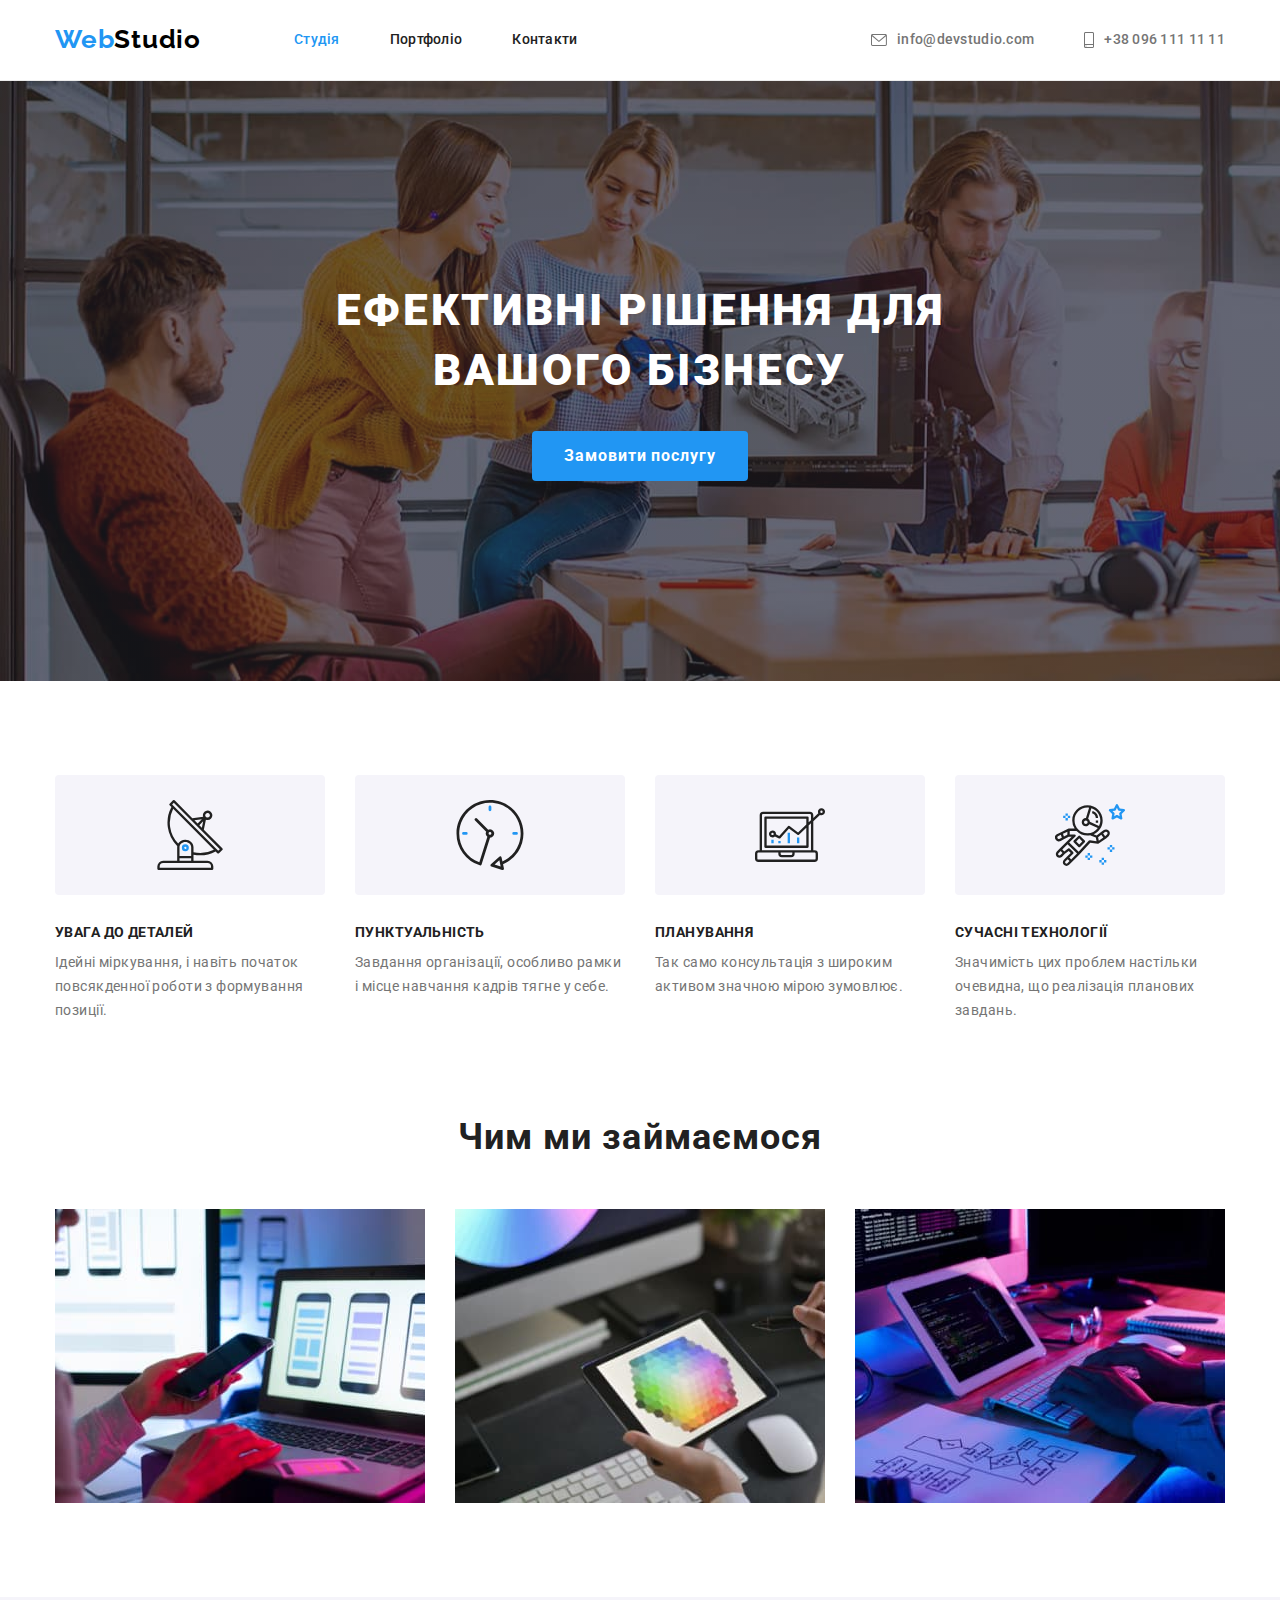
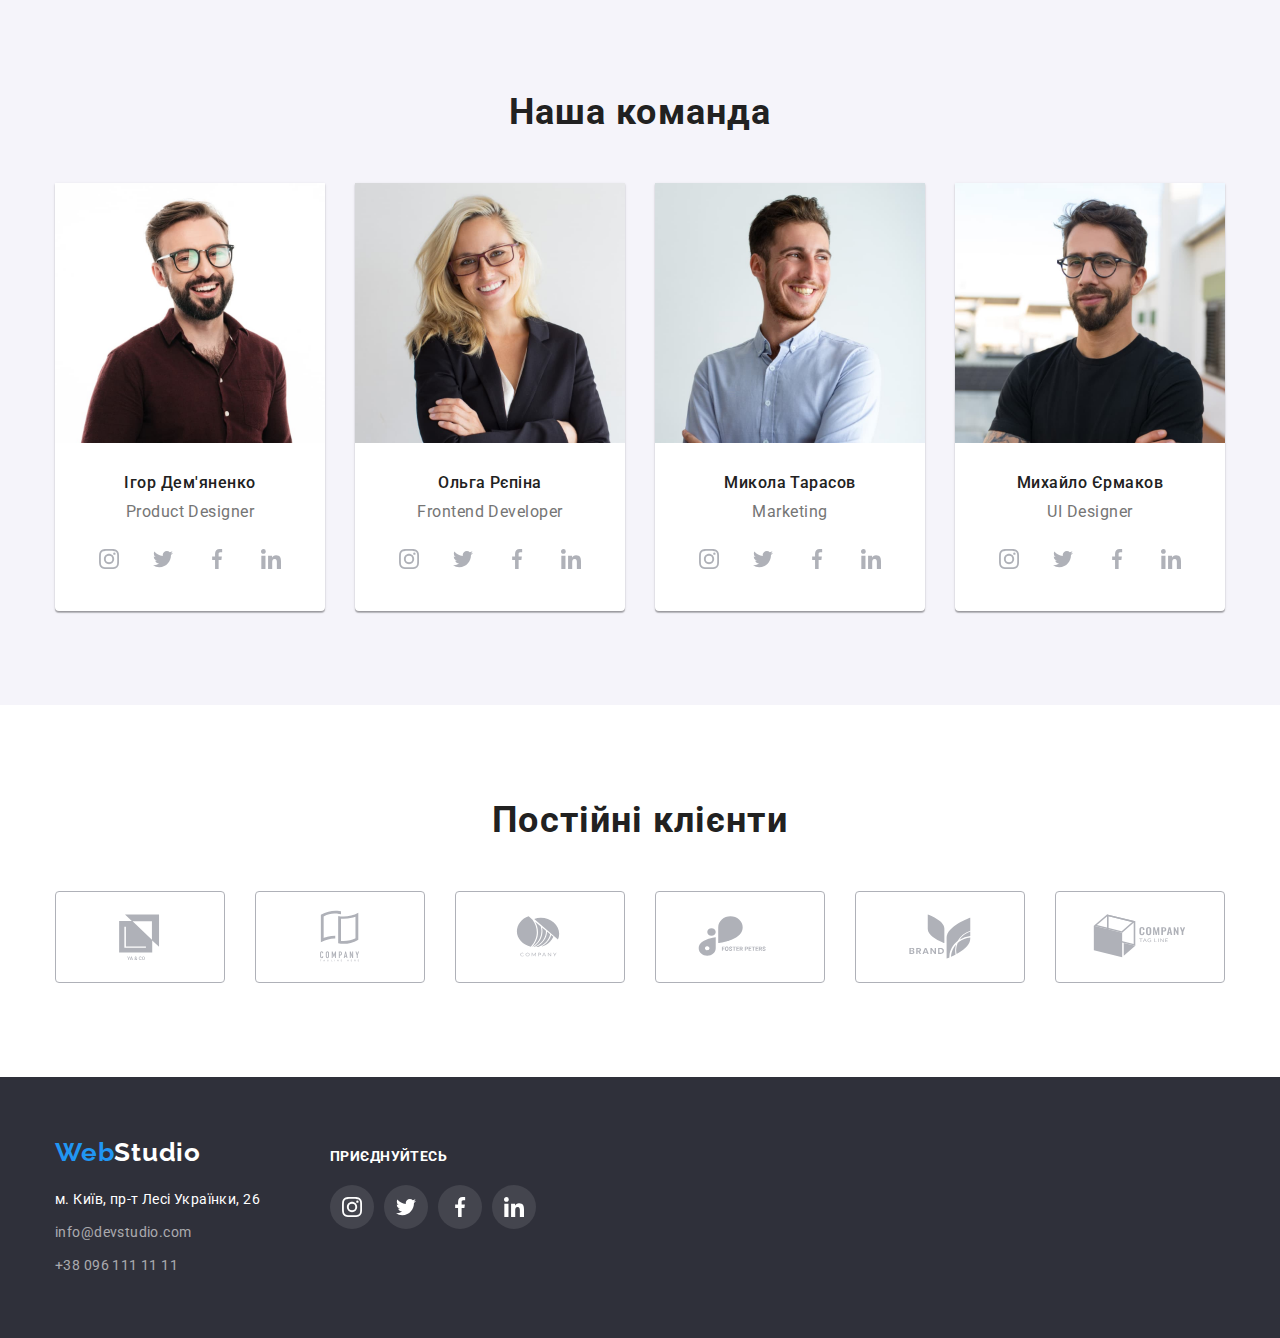
<file: index.html>
<!DOCTYPE html>
<html lang="uk">
  <head>
    <meta charset="UTF-8" />
    <meta http-equiv="X-UA-Compatible" content="IE=edge" />
    <meta name="viewport" content="width=device-width, initial-scale=1.0" />
    <title>WebStudio</title>
    <link rel="preconnect" href="https://fonts.googleapis.com" />
    <link rel="preconnect" href="https://fonts.gstatic.com" crossorigin />
    <link
      href="https://fonts.googleapis.com/css2?family=Raleway:wght@700&family=Roboto:wght@400;500;700;900&display=swap"
      rel="stylesheet"
    />
    <link
      rel="stylesheet"
      href="https://cdn.jsdelivr.net/npm/modern-normalize@1.1.0/modern-normalize.min.css"
    />
    <link rel="stylesheet" href="./css/style.css" />
  </head>
  <body>
    <header>
      <div class="header-container container">
        <nav class="main-nav">
          <a href="./index.html" class="logo">
            <span class="first-part">Web</span
            ><span class="second-part">Studio</span>
          </a>
          <ul class="site-nav">
            <li class="site-nav-items">
              <a href="" class="link current">Студія</a>
            </li>
            <li class="site-nav-items">
              <a href="./portfolio.html" class="link">Портфоліо</a>
            </li>
            <li class="site-nav-items"><a href="" class="link">Контакти</a></li>
          </ul>
        </nav>
        <ul class="auth-nav">
          <li class="auth-nav-items">
            <a href="mailto:info@devstudio.com" class="link">
              <svg class="auth-nav-icons" width="16" height="12">
                <use href="./images/icons.svg#envelope"></use>
              </svg>
              <span class="contact-text">info@devstudio.com</span>
            </a>
          </li>
          <li class="auth-nav-items">
            <a href="tel:+380961111111" class="link">
              <svg class="auth-nav-icons" width="10" height="16">
                <use href="./images/icons.svg#smartphone"></use>
              </svg>
              <span class="contact-text">+38 096 111 11 11</span>
            </a>
          </li>
        </ul>
      </div>
    </header>

    <main>
      <!-- HERO -->
      <section class="section hero">
        <div class="container">
          <h1 class="hero-tittle">Ефективні рішення для вашого бізнесу</h1>
          <button type="button" class="button">Замовити послугу</button>
        </div>
      </section>

      <!-- FEATURES -->
      <section class="section features">
        <div class="container">
          <h2 hidden class="section-title">Особливості нашої роботи</h2>
          <ul class="features-list">
            <li class="item">
              <div class="cotnainer-icon">
                <svg class="icon" width="70" height="70">
                  <use href="./images/icons.svg#antenna-1"></use>
                </svg>
              </div>
              <h3 class="subtitle">увага до деталей</h3>
              <p class="text">
                Ідейні міркування, і навіть початок повсякденної роботи з
                формування позиції.
              </p>
            </li>

            <li class="item">
              <div class="cotnainer-icon">
                <svg class="icon" width="70" height="70">
                  <use href="./images/icons.svg#clock-1"></use>
                </svg>
              </div>
              <h3 class="subtitle">пунктуальність</h3>
              <p class="text">
                Завдання організації, особливо рамки і місце навчання кадрів
                тягне у себе.
              </p>
            </li>

            <li class="item">
              <div class="cotnainer-icon">
                <svg class="icon" width="70" height="70">
                  <use href="./images/icons.svg#diagram-1"></use>
                </svg>
              </div>
              <h3 class="subtitle">планування</h3>
              <p class="text">
                Так само консультація з широким активом значною мірою зумовлює.
              </p>
            </li>

            <li class="item">
              <div class="cotnainer-icon">
                <svg class="icon" width="70" height="70">
                  <use href="./images/icons.svg#astronaut-1"></use>
                </svg>
              </div>
              <h3 class="subtitle">сучасні технології</h3>
              <p class="text">
                Значимість цих проблем настільки очевидна, що реалізація
                планових завдань.
              </p>
            </li>
          </ul>
        </div>
      </section>

      <!-- WORKS -->
      <section class="section-works">
        <div class="container">
          <h2 class="section-title">Чим ми займаємося</h2>
          <ul class="works-items">
            <li>
              <img
                src="./images/workprocess1.jpg"
                alt="процес написання коду для сайту"
                width="370"
                height="294"
              />
            </li>
            <li>
              <img
                src="./images/workprocess2.jpg"
                alt="робота з пк та телефоном"
                height="294"
              />
            </li>
            <li>
              <img
                src="./images/workprocess3.jpg"
                alt="процес створення дизайну"
                width="370"
                height="294"
              />
            </li>
          </ul>
        </div>
      </section>

      <!-- OUR TEAM -->
      <section class="section employees">
        <div class="container">
          <h2 class="section-title">Наша команда</h2>
          <ul class="team-list">
            <li class="card">
              <img
                src="./images/ihordemianenko.jpg"
                alt="Product Designer"
                width="270"
              />
              <h3 class="card-title">Ігор Дем'яненко</h3>
              <p class="text">Product Designer</p>
              <ul class="socials-list">
                <li class="socials-item">
                  <a
                    class="socials-link"
                    href="https://www.instagram.com/"
                    target="_blank"
                    rel="nofollow noopener noreferrer"
                    aria-label="instagram"
                  >
                    <svg class="socials-icon" width="20" height="20">
                      <use href="./images/icons.svg#instagram-2"></use>
                    </svg>
                  </a>
                </li>
                <li class="socials-item">
                  <a
                    class="socials-link"
                    href="https://twitter.com/"
                    target="_blank"
                    rel="nofollow noopener noreferrer"
                    aria-label="twitter"
                  >
                    <svg class="socials-icon" width="20" height="20">
                      <use href="./images/icons.svg#twitter-1"></use>
                    </svg>
                  </a>
                </li>
                <li class="socials-item">
                  <a
                    class="socials-link"
                    href="https://uk-ua.facebook.com/"
                    target="_blank"
                    rel="nofollow noopener noreferrer"
                    aria-label="facebook"
                  >
                    <svg class="socials-icon" width="20" height="20">
                      <use href="./images/icons.svg#facebook-1"></use>
                    </svg>
                  </a>
                </li>
                <li class="socials-item">
                  <a
                    class="socials-link"
                    href="https://ua.linkedin.com/"
                    target="_blank"
                    rel="nofollow noopener noreferrer"
                    aria-label="linkedin"
                  >
                    <svg class="socials-icon" width="20" height="20">
                      <use href="./images/icons.svg#linkedin-1"></use>
                    </svg>
                  </a>
                </li>
              </ul>
            </li>
            <li class="card">
              <img
                src="./images/olgarepina.jpg"
                alt="Frontend Developer"
                width="270"
              />
              <h3 class="card-title">Ольга Рєпіна</h3>
              <p class="text">Frontend Developer</p>
              <ul class="socials-list">
                <li class="socials-item">
                  <a
                    class="socials-link"
                    href="https://www.instagram.com/"
                    target="_blank"
                    rel="nofollow noopener noreferrer"
                    aria-label="instagram"
                  >
                    <svg class="socials-icon" width="20" height="20">
                      <use href="./images/icons.svg#instagram-2"></use>
                    </svg>
                  </a>
                </li>
                <li class="socials-item">
                  <a
                    class="socials-link"
                    href="https://twitter.com/"
                    target="_blank"
                    rel="nofollow noopener noreferrer"
                    aria-label="twitter"
                  >
                    <svg class="socials-icon" width="20" height="20">
                      <use href="./images/icons.svg#twitter-1"></use>
                    </svg>
                  </a>
                </li>
                <li class="socials-item">
                  <a
                    class="socials-link"
                    href="https://uk-ua.facebook.com/"
                    target="_blank"
                    rel="nofollow noopener noreferrer"
                    aria-label="facebook"
                  >
                    <svg class="socials-icon" width="20" height="20">
                      <use href="./images/icons.svg#facebook-1"></use>
                    </svg>
                  </a>
                </li>
                <li class="socials-item">
                  <a
                    class="socials-link"
                    href="https://ua.linkedin.com/"
                    target="_blank"
                    rel="nofollow noopener noreferrer"
                    aria-label="linkedin"
                  >
                    <svg class="socials-icon" width="20" height="20">
                      <use href="./images/icons.svg#linkedin-1"></use>
                    </svg>
                  </a>
                </li>
              </ul>
            </li>
            <li class="card">
              <img
                src="./images/mykolatarasov.jpg"
                alt="Marketing"
                width="270"
              />
              <h3 class="card-title">Микола Тарасов</h3>
              <p class="text">Marketing</p>
              <ul class="socials-list">
                <li class="socials-item">
                  <a
                    class="socials-link"
                    href="https://www.instagram.com/"
                    target="_blank"
                    rel="nofollow noopener noreferrer"
                    aria-label="instagram"
                  >
                    <svg class="socials-icon" width="20" height="20">
                      <use href="./images/icons.svg#instagram-2"></use>
                    </svg>
                  </a>
                </li>
                <li class="socials-item">
                  <a
                    class="socials-link"
                    href="https://twitter.com/"
                    target="_blank"
                    rel="nofollow noopener noreferrer"
                    aria-label="twitter"
                  >
                    <svg class="socials-icon" width="20" height="20">
                      <use href="./images/icons.svg#twitter-1"></use>
                    </svg>
                  </a>
                </li>
                <li class="socials-item">
                  <a
                    class="socials-link"
                    href="https://uk-ua.facebook.com/"
                    target="_blank"
                    rel="nofollow noopener noreferrer"
                    aria-label="facebook"
                  >
                    <svg class="socials-icon" width="20" height="20">
                      <use href="./images/icons.svg#facebook-1"></use>
                    </svg>
                  </a>
                </li>
                <li class="socials-item">
                  <a
                    class="socials-link"
                    href="https://ua.linkedin.com/"
                    target="_blank"
                    rel="nofollow noopener noreferrer"
                    aria-label="linkedin"
                  >
                    <svg class="socials-icon" width="20" height="20">
                      <use href="./images/icons.svg#linkedin-1"></use>
                    </svg>
                  </a>
                </li>
              </ul>
            </li>
            <li class="card">
              <img
                src="./images/myhailoermakov.jpg"
                alt="UI Designer"
                width="270"
              />
              <h3 class="card-title">Михайло Єрмаков</h3>
              <p class="text">UI Designer</p>
              <ul class="socials-list">
                <li class="socials-item">
                  <a
                    class="socials-link"
                    href="https://www.instagram.com/"
                    target="_blank"
                    rel="nofollow noopener noreferrer"
                    aria-label="instagram"
                  >
                    <svg class="socials-icon" width="20" height="20">
                      <use href="./images/icons.svg#instagram-2"></use>
                    </svg>
                  </a>
                </li>
                <li class="socials-item">
                  <a
                    class="socials-link"
                    href="https://twitter.com/"
                    target="_blank"
                    rel="nofollow noopener noreferrer"
                    aria-label="twitter"
                  >
                    <svg class="socials-icon" width="20" height="20">
                      <use href="./images/icons.svg#twitter-1"></use>
                    </svg>
                  </a>
                </li>
                <li class="socials-item">
                  <a
                    class="socials-link"
                    href="https://uk-ua.facebook.com/"
                    target="_blank"
                    rel="nofollow noopener noreferrer"
                    aria-label="facebook"
                  >
                    <svg class="socials-icon" width="20" height="20">
                      <use href="./images/icons.svg#facebook-1"></use>
                    </svg>
                  </a>
                </li>
                <li class="socials-item">
                  <a
                    class="socials-link"
                    href="https://ua.linkedin.com/"
                    target="_blank"
                    rel="nofollow noopener noreferrer"
                    aria-label="linkedin"
                  >
                    <svg class="socials-icon" width="20" height="20">
                      <use href="./images/icons.svg#linkedin-1"></use>
                    </svg>
                  </a>
                </li>
              </ul>
            </li>
          </ul>
        </div>
      </section>

      <!-- OUR CLIENTS -->
      <section class="section clients">
        <div class="container">
          <h2 class="section-title">Постійні клієнти</h2>
          <ul class="clients-list">
            <li class="clients-item">
              <a
                class="clients-item-link"
                href="./"
                target="_blank"
                rel="nofollow noopener noreferrer"
                aria-label="client1"
              >
                <svg class="clients-icon" width="106" height="60">
                  <use href="./images/icons.svg#Logo"></use>
                </svg>
              </a>
            </li>
            <li class="clients-item">
              <a
                class="clients-item-link"
                href="./"
                target="_blank"
                rel="nofollow noopener noreferrer"
                aria-label="client2"
              >
                <svg class="clients-icon" width="106" height="60">
                  <use href="./images/icons.svg#Logo-1"></use>
                </svg>
              </a>
            </li>
            <li class="clients-item">
              <a
                class="clients-item-link"
                href="./"
                target="_blank"
                rel="nofollow noopener noreferrer"
                aria-label="client3"
              >
                <svg class="clients-icon" width="106" height="60">
                  <use href="./images/icons.svg#Logo-2"></use>
                </svg>
              </a>
            </li>
            <li class="clients-item">
              <a
                class="clients-item-link"
                href="./"
                target="_blank"
                rel="nofollow noopener noreferrer"
                aria-label="client4"
              >
                <svg class="clients-icon" width="106" height="60">
                  <use href="./images/icons.svg#Logo-3"></use>
                </svg>
              </a>
            </li>
            <li class="clients-item">
              <a
                class="clients-item-link"
                href="./"
                target="_blank"
                rel="nofollow noopener noreferrer"
                aria-label="client5"
              >
                <svg class="clients-icon" width="106" height="60">
                  <use href="./images/icons.svg#Logo-4"></use>
                </svg>
              </a>
            </li>
            <li class="clients-item">
              <a
                class="clients-item-link"
                href="./"
                target="_blank"
                rel="nofollow noopener noreferrer"
                aria-label="client6"
              >
                <svg class="clients-icon" width="106" height="60">
                  <use href="./images/icons.svg#Logo-5"></use>
                </svg>
              </a>
            </li>
          </ul>
        </div>
      </section>
    </main>

    <!-- FOOTER -->
    <footer class="footer">
      <div class="container footer-container">
        <div class="footer-container-adress">
          <a href="./index.html" class="footer-logo">
            <span class="first-part">Web</span
            ><span class="second-variant">Studio</span>
          </a>
          <address class="adress">
            <ul class="adress-list">
              <li class="adress-list-item">
                <a
                  href="https://goo.gl/maps/c7woirHpgmud5ky19"
                  target="_blank"
                  rel="noreferrer noopener"
                  class="link"
                  >м. Київ, пр-т Лесі Українки, 26</a
                >
              </li>
              <li class="adress-list-item">
                <a href="mailto:info@devstudio.com" class="link-contact"
                  >info@devstudio.com</a
                >
              </li>
              <li>
                <a href="tel:+380961111111" class="link-contact"
                  >+38 096 111 11 11</a
                >
              </li>
            </ul>
          </address>
        </div>
        <div class="footer-container-socials-links">
          <p class="socials-links-title">приєднуйтесь</p>
          <ul class="footer-socials-list">
            <li class="socials-item">
              <a
                class="footer-socials-link"
                href="https://www.instagram.com/"
                target="_blank"
                rel="nofollow noopener noreferrer"
                aria-label="instagram"
              >
                <svg class="footer-socials-icon" width="20" height="20">
                  <use href="./images/icons.svg#instagram-2"></use>
                </svg>
              </a>
            </li>
            <li class="socials-item">
              <a
                class="footer-socials-link"
                href="https://twitter.com/"
                target="_blank"
                rel="nofollow noopener noreferrer"
                aria-label="twitter"
              >
                <svg class="footer-socials-icon" width="20" height="20">
                  <use href="./images/icons.svg#twitter-1"></use>
                </svg>
              </a>
            </li>
            <li class="socials-item">
              <a
                class="footer-socials-link"
                href="https://uk-ua.facebook.com/"
                target="_blank"
                rel="nofollow noopener noreferrer"
                aria-label="facebook"
              >
                <svg class="footer-socials-icon" width="20" height="20">
                  <use href="./images/icons.svg#facebook-1"></use>
                  </svg>
              </a>
            </li>
            <li class="socials-item">
              <a
                class="footer-socials-link"
                href="https://ua.linkedin.com/"
                target="_blank"
                rel="nofollow noopener noreferrer"
                aria-label="linkedin"
              >
                <svg class="footer-socials-icon" width="20" height="20">
                  <use href="./images/icons.svg#linkedin-1"></use>
                  </svg>
              </a>
            </li>
          </ul>
        </div>
      </div>
    </footer>
  </body>
</html>
</file>
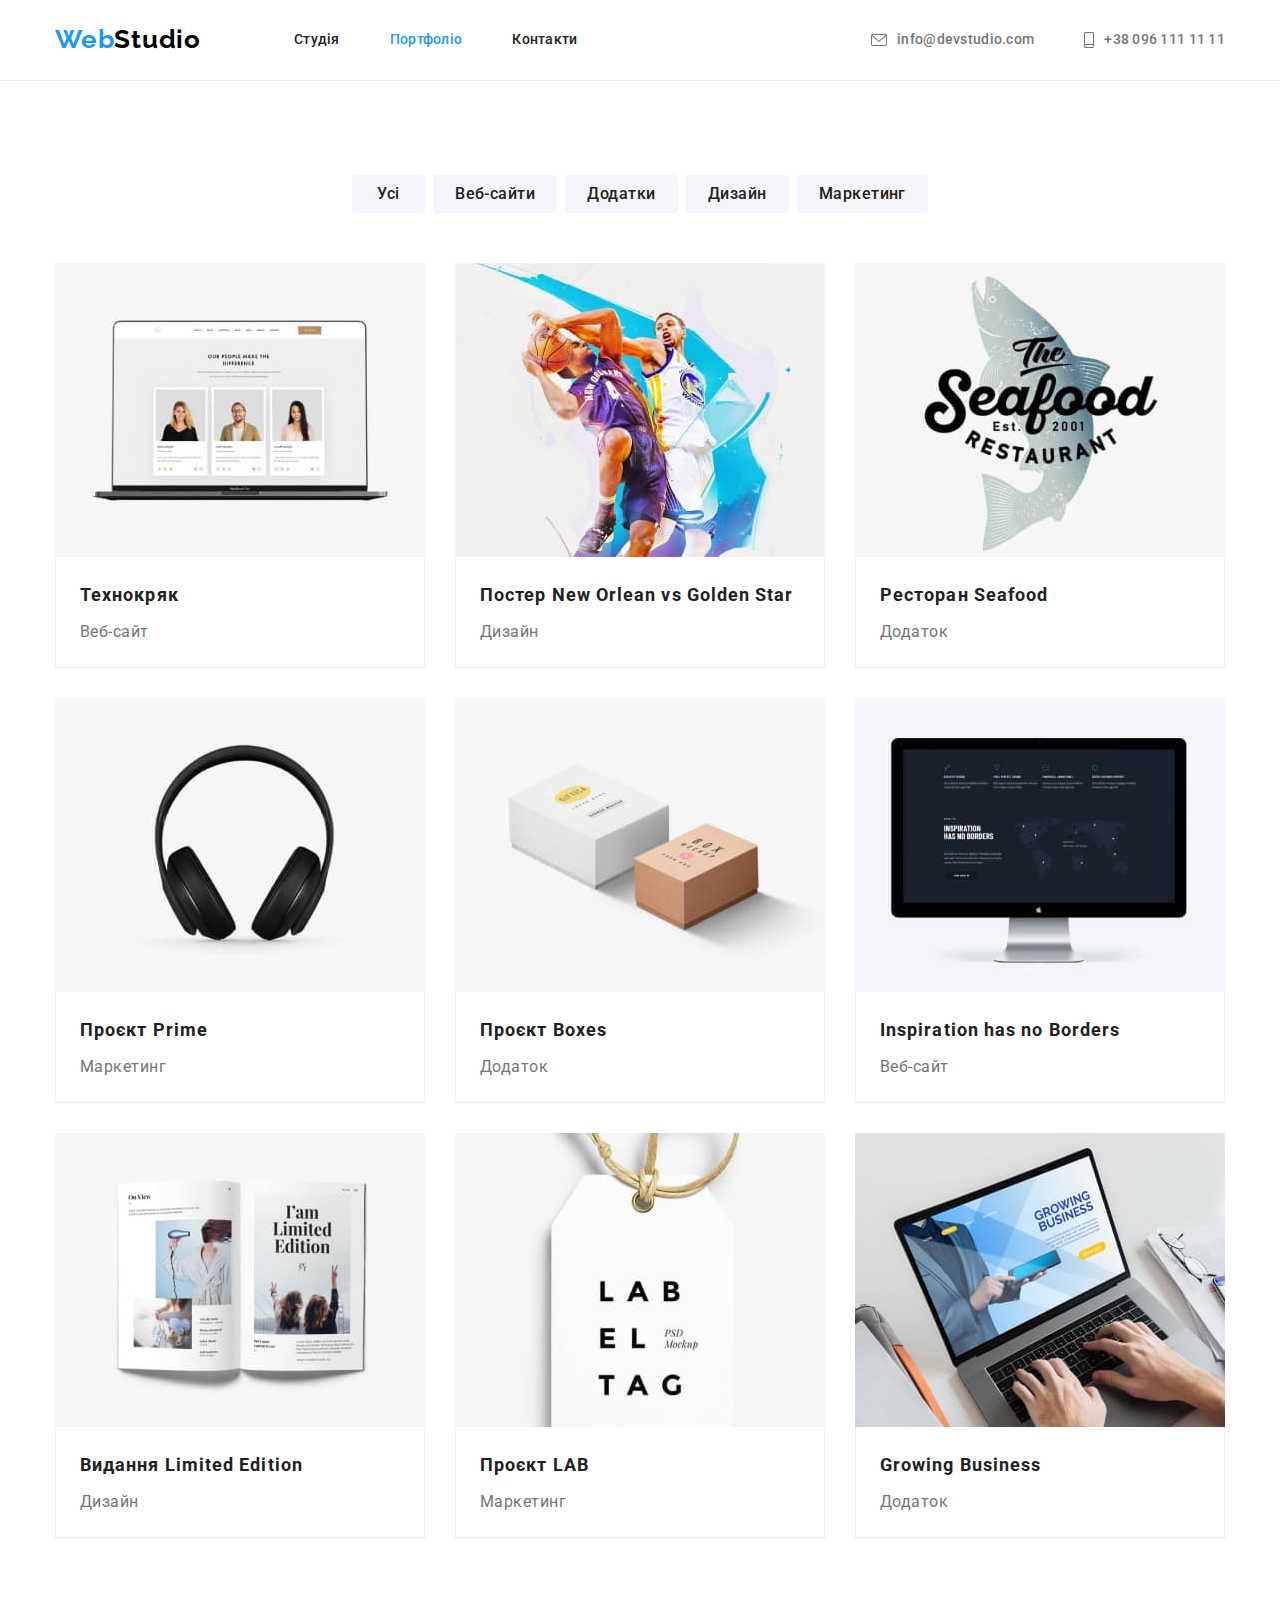
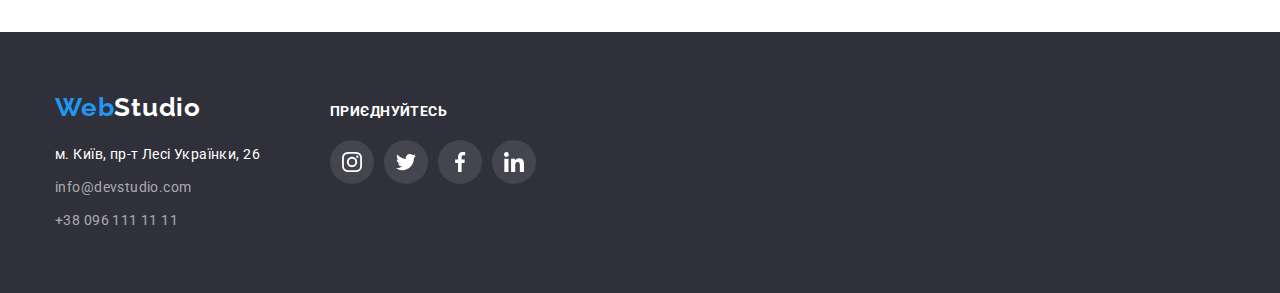
<file: portfolio.html>
<!DOCTYPE html>
<html lang="uk">
  <head>
    <meta charset="UTF-8" />
    <meta http-equiv="X-UA-Compatible" content="IE=edge" />
    <meta name="viewport" content="width=device-width, initial-scale=1.0" />
    <title>WebStudio</title>
    <link rel="preconnect" href="https://fonts.googleapis.com" />
    <link rel="preconnect" href="https://fonts.gstatic.com" crossorigin />
    <link
      href="https://fonts.googleapis.com/css2?family=Raleway:wght@700&family=Roboto:wght@400;500;700;900&display=swap"
      rel="stylesheet"
    />
    <link
      rel="stylesheet"
      href="https://cdn.jsdelivr.net/npm/modern-normalize@1.1.0/modern-normalize.min.css"
    />
    <link rel="stylesheet" href="./css/style.css" />
  </head>
  <body>
    <header>
      <div class="header-container container">
        <nav class="main-nav">
          <a href="./index.html" class="logo">
            <span class="first-part">Web</span
            ><span class="second-part">Studio</span>
          </a>
          <ul class="site-nav">
            <li class="site-nav-items">
              <a href="./index.html" class="link">Студія</a>
            </li>
            <li class="site-nav-items">
              <a href="" class="link current">Портфоліо</a>
            </li>
            <li class="site-nav-items"><a href="" class="link">Контакти</a></li>
          </ul>
        </nav>
        <ul class="auth-nav">
          <li class="auth-nav-items">
            <a href="mailto:info@devstudio.com" class="link">
              <svg class="auth-nav-icons" width="16" height="12">
                <use href="./images/icons.svg#envelope"></use>
              </svg>
              <span class="contact-text">info@devstudio.com</span>
            </a>
          </li>
          <li class="auth-nav-items">
            <a href="tel:+380961111111" class="link">
              <svg class="auth-nav-icons" width="10" height="16">
                <use href="./images/icons.svg#smartphone"></use>
              </svg>
              <span class="contact-text">+38 096 111 11 11</span>
            </a>
          </li>
        </ul>
      </div>
    </header>

    <!-- MAIN -->
    <main>
      <section class="portfolio">
        <div class="container">
          <h1 hidden>Портфоліо</h1>
          <ul class="list-button">
            <li class="filter">
              <button type="button" class="button">Усі</button>
            </li>
            <li class="filter">
              <button type="button" class="button">Веб-сайти</button>
            </li>
            <li class="filter">
              <button type="button" class="button">Додатки</button>
            </li>
            <li class="filter">
              <button type="button" class="button">Дизайн</button>
            </li>
            <li class="filter">
              <button type="button" class="button">Маркетинг</button>
            </li>
          </ul>
          <ul class="project-list">
            <li class="item">
              <a href="" class="item-link">
                <div class="card-thumb">
                  <img
                    src="./images/websitetehnokruk.jpg"
                    alt="веб-сайт технокряк"
                  />
                </div>
                <div class="card-content">
                  <h2 class="item-title">Технокряк</h2>
                  <p class="text">Веб-сайт</p>
                </div>
              </a>
            </li>
            <li class="item">
              <a href="" class="item-link">
                <div class="card-thumb">
                  <img src="./images/designposter.jpg" alt="дизайн постера" />
                </div>
                <div class="card-content">
                  <h2 class="item-title">Постер New Orlean vs Golden Star</h2>
                  <p class="text">Дизайн</p>
                </div>
              </a>
            </li>
            <li class="item">
              <a href="" class="item-link">
                <div class="card-thumb">
                  <img src="./images/cafeapp.jpg" alt="додаток для ресторану" />
                </div>
                <div class="card-content">
                  <h2 class="item-title">Ресторан Seafood</h2>
                  <p class="text">Додаток</p>
                </div>
              </a>
            </li>
            <li class="item">
              <a href="" class="item-link">
                <div class="card-thumb">
                  <img
                    src="./images/marketingproject.jpg"
                    alt="маркетинг проект Prime"
                  />
                </div>
                <div class="card-content">
                  <h2 class="item-title">Проєкт Prime</h2>
                  <p class="text">Маркетинг</p>
                </div>
              </a>
            </li>
            <li class="item">
              <a href="" class="item-link">
                <div class="card-thumb">
                  <img
                    src="./images/boxesapp.jpg"
                    alt="додаток проекту Boxes"
                  />
                </div>
                <div class="card-content">
                  <h2 class="item-title">Проєкт Boxes</h2>
                  <p class="text">Додаток</p>
                </div>
              </a>
            </li>
            <li class="item">
              <a href="" class="item-link">
                <div class="card-thumb">
                  <img src="./images/website.jpg" alt="веб-сайт" />
                </div>
                <div class="card-content">
                  <h2 class="item-title">Inspiration has no Borders</h2>
                  <p class="text">Веб-сайт</p>
                </div>
              </a>
            </li>
            <li class="item">
              <a href="" class="item-link">
                <div class="card-thumb">
                  <img src="./images/magazindesing.jpg" alt="дизайн журналу" />
                </div>
                <div class="card-content">
                  <h2 class="item-title">Видання Limited Edition</h2>
                  <p class="text">Дизайн</p>
                </div>
              </a>
            </li>
            <li class="item">
              <a href="" class="item-link">
                <div class="card-thumb">
                  <img
                    src="./images/marketinglab.jpg"
                    alt="маркетинг проект LAB"
                  />
                </div>
                <div class="card-content">
                  <h2 class="item-title">Проєкт LAB</h2>
                  <p class="text">Маркетинг</p>
                </div>
              </a>
            </li>
            <li class="item">
              <a href="" class="item-link">
                <div class="card-thumb">
                  <img src="./images/businessapp.jpg" alt="бізнес додаток" />
                </div>
                <div class="card-content">
                  <h2 class="item-title">Growing Business</h2>
                  <p class="text">Додаток</p>
                </div>
              </a>
            </li>
          </ul>
        </div>
      </section>
    </main>

    <!-- FOOTER -->
    <footer class="footer">
      <div class="container footer-container">
        <div class="footer-container-adress">
          <a href="./index.html" class="footer-logo">
            <span class="first-part">Web</span><span class="second-variant">Studio</span>
          </a>
          <address class="adress">
            <ul class="adress-list">
              <li class="adress-list-item">
                <a href="https://goo.gl/maps/c7woirHpgmud5ky19" target="_blank" rel="noreferrer noopener" class="link">м.
                  Київ, пр-т Лесі Українки, 26</a>
              </li>
              <li class="adress-list-item">
                <a href="mailto:info@devstudio.com" class="link-contact">info@devstudio.com</a>
              </li>
              <li>
                <a href="tel:+380961111111" class="link-contact">+38 096 111 11 11</a>
              </li>
            </ul>
          </address>
        </div>
        <div class="footer-container-socials-links">
          <h3 class="socials-links-title">приєднуйтесь</h3>
          <ul class="footer-socials-list">
            <li class="socials-item">
              <a class="footer-socials-link" href="https://www.instagram.com/" target="_blank"
                rel="nofollow noopener noreferrer" aria-label="instagram">
                <svg class="footer-socials-icon" width="20" height="20">
                  <use href="./images/icons.svg#instagram-2"></use>
                </svg>
              </a>
            </li>
            <li class="socials-item">
              <a class="footer-socials-link" href="https://twitter.com/" target="_blank" rel="nofollow noopener noreferrer"
                aria-label="twitter">
                <svg class="footer-socials-icon" width="20" height="20">
                  <use href="./images/icons.svg#twitter-1"></use>
                </svg>
              </a>
            </li>
            <li class="socials-item">
              <a class="footer-socials-link" href="https://uk-ua.facebook.com/" target="_blank"
                rel="nofollow noopener noreferrer" aria-label="facebook">
                <svg class="footer-socials-icon" width="20" height="20">
                  <use href="./images/icons.svg#facebook-1"></use>
                </svg>
              </a>
            </li>
            <li class="socials-item">
              <a class="footer-socials-link" href="https://ua.linkedin.com/" target="_blank"
                rel="nofollow noopener noreferrer" aria-label="linkedin">
                <svg class="footer-socials-icon" width="20" height="20">
                  <use href="./images/icons.svg#linkedin-1"></use>
                </svg>
              </a>
            </li>
          </ul>
        </div>
      </div>
    </footer>
  </body>
</html>
</file>
<file: css/style.css>
:root {
    --primary-text-color: #757575;
    --accent-color: #2196F3;
    --second-bck-color: #2F303A;
    --third--bck-color: #F5F4FA;
    --white-color: #FFFFFF;
    --second-text-color: #212121;
    --logo-first-color: #000000;
    --logo-second-color: rgba(255, 255, 255, 1);
}

body{
    color: var(--primary-text-color);
    background-color: var(--white-color);
    font-family: 'Roboto', sans-serif;
}


/* RESET */
h1, h2, h3, h4, h5, h6, p {
    margin: 0;
}

img {
    display: block;
}


header { 
    border-bottom: 1px solid #ECECEC;;
    background-color: var(--white-color);
}

ul{
    list-style: none;
    margin: 0;
    padding: 0;
}
a {
    text-decoration: none;
}

.container {
    width: 1200px;
    margin: 0 auto;
    padding: 0 15px;
}

.section {
    padding-top: 94px;
    padding-bottom: 94px;
}

/* HEADER */
.header-container {
    display: flex;
    align-items: center;
    justify-content: space-between;
}

/* logo */
.logo {
    display: block;
    margin-right: 93px;
    padding: 24px 0 25px;
    font-family: 'Raleway', sans-serif;
    font-weight: 700;
    font-size: 26px;
    line-height: 1.19;
    letter-spacing: 0.03em;
}
.logo .first-part {
    color: var(--accent-color);
}
.logo .second-part {
    color: var(--logo-first-color);
}
.logo .second-variant {
    color: var(--logo-second-color);
}


.main-nav {
    display: flex;
    align-items: center;
}


/* Site-nav */
.site-nav-items:not(:last-child),
.auth-nav-items:not(:last-child){
    margin-right: 50px;
}

.link {
    display: flex;
    align-items: center;
    gap: 10px;

    color: var(--primary-text-color);
    font-weight: 500;
    font-size: 14px;
    line-height: 1.14;
    letter-spacing: 0.02em
}

.link:hover,
.link:focus {
    color: var(--accent-color);
}

.auth-nav-icons {
    fill: currentColor;
}
.site-nav {
    display: flex;
    align-items: center;
}
.site-nav .link {
    padding: 32px 0;
    font-weight: 500;
    font-size: 14px;
    line-height: 1.14;
    letter-spacing: 0.02em;
    color: var(--second-text-color);
}
.site-nav .link:hover,
.site-nav .link:focus {
    color: var(--accent-color);
}
.site-nav .link.current {
    color: var(--accent-color);
}

.auth-nav {
    display: flex;
    align-items: center;
}


/* Hero */
.hero {
    max-width: 1600px;
    margin-right: auto;
    margin-left: auto;
    padding-top: 200px;
    padding-bottom: 200px;
    text-align: center;
    background-color: rgba(47, 48, 58, 0.4);
    background-image: linear-gradient(to right,
            rgba(47, 48, 58, 0.4),
            rgba(47, 48, 58, 0.4)), url(../images/bc-hero.jpg);
    

}
.hero .hero-tittle{
    max-width: 696px;
    margin-right: auto;
    margin-left: auto;
    margin-bottom: 30px;
    font-weight: 900;
    font-size: 44px;
    line-height: 1.36;
    text-align: center;
    letter-spacing: 0.06em;
    text-transform: uppercase;
    color: var(--white-color);
}

.button {
    min-width: 216px;
    border: none;
    border-radius: 4px;
    padding: 10px 32px;
    font-family: inherit;
    font-weight: 700;
    font-size: 16px;
    line-height: 1.88;
    align-items: center;
    text-align: center;
    letter-spacing: 0.06em;
    color: var(--white-color);
    background-color: var(--accent-color);
    cursor: pointer;
}

.button:hover,
.button:focus {
    background-color: #188CE8;
}

/* Section */
.section-title {
    margin-bottom: 50px;
    font-weight: 700;
    font-size: 36px;
    line-height: 1.17;
    text-align: center;
    letter-spacing: 0.03em;
    color: var(--second-text-color);
}

/* FEATURES */
.features-list {
    display: flex;
    gap: 30px;
}

.features-list .item {
    flex-basis: calc((100% - 90px) / 4);
}
.cotnainer-icon {
    display: flex;
    align-items: center;
    justify-content: center;
    margin-bottom: 30px;
    width: 270px;
    height: 120px;
    background: #F5F4FA;
    border-radius: 4px;
}
.features-list .subtitle {
    margin-bottom: 10px;
    font-weight: 700;
    font-size: 14px;
    line-height: 1.14;
    letter-spacing: 0.03em;
    text-transform: uppercase;
    color: var(--second-text-color);
}
.features-list .item .text {
    font-size: 14px;
    line-height: 1.71;
    letter-spacing: 0.03em;
}

/* WORKS */
.works-items {
    display: flex;
    gap: 30px;
}
.section-works {
    padding-top: 0;
    padding-bottom: 94px;
}


/* OUR TEAM */
.team-list {
    display: flex;
    gap: 30px;
}
.employees {
    background-color: var(--third--bck-color);
}
.team-list .card {
    background: var(--white-color);
    box-shadow: 0px 1px 3px rgba(0, 0, 0, 0.12), 0px 1px 1px rgba(0, 0, 0, 0.14), 0px 2px 1px rgba(0, 0, 0, 0.2);
    border-radius: 0px 0px 4px 4px;
}
.team-list .card-title {
    margin-top: 30px;
    margin-bottom: 10px;
    font-weight: 500;
    font-size: 16px;
    line-height: 1.19;
    text-align: center;
    letter-spacing: 0.03em;
    color: var(--second-text-color);
}
.team-list .text {
    margin-bottom: 16px;
    font-size: 16px;
    line-height: 1.19;
    text-align: center;
    letter-spacing: 0.03em;
}
.socials-list {
    display: flex;
    margin-bottom: 30px;
    justify-content: center;
    gap: 10px;
}
.socials-link {
    display: flex;
    justify-content: center;
    align-items: center;
    width: 44px;
    height: 44px;
    border-radius: 50%;
    background-color: #FFFFFF;
    color: #AFB1B8;
}
.socials-link:hover, 
.socials-link:focus {
    background-color: #2196F3;
    color: #FFFFFF;
}
.socials-icon {
    fill: currentColor;
}

/* OUR CLIENTS */
.clients-list {
    display: flex;
    justify-content: center;
    gap: 30px;
}
.clients-item-link {
    display: flex;
    justify-content: center;
    align-items: center;
    width: 170px;
    height: 92px;
    border: 1px solid #AFB1B8;
    border-radius: 4px;
    padding: 16px 32px;

    background-color: var(--white-color);
    color: #AFB1B8;
}
.clients-item-link:hover,
.clients-item-link:focus {
    color: var(--accent-color);
    border: 1px solid var(--accent-color);
}
.clients-icon {
    fill: currentColor;
}





/* PORTFOLIO */
.portfolio {
    padding-top: 94px;
    padding-bottom: 94px;
    background-color: var(--white-color);
}

.list-button {
    display: flex;
    gap: 8px;
    justify-content: center;
    margin-bottom: 50px;

}

.list-button .filter .button {
    min-width: 73px;
    border: none;
    border-radius: 4px;
    padding: 6px 22px;
    font-weight: 500;
    font-size: 16px;
    line-height: 1.62;
    text-align: center;
    letter-spacing: 0.03em;
    color: var(--second-text-color);
    background-color: var(--third--bck-color);
    cursor: pointer;
}

.filter .button:hover,
.filter .button:focus
 {
    color: var(--white-color);
    background-color: var(--accent-color);
    box-shadow: 0px 3px 1px rgba(0, 0, 0, 0.1), 0px 1px 2px rgba(0, 0, 0, 0.08), 0px 2px 2px rgba(0, 0, 0, 0.12);

}

.project-list {
    display: flex;
    flex-wrap: wrap;
    gap: 30px;
    
}
   

.project-list .item {
    flex-basis: 370px;
}
.project-list .item-link {
    display: block;
}
.project-list .item-link:hover,
.project-list .item-link:focus {
    box-shadow: 0px 1px 1px rgba(0, 0, 0, 0.12), 0px 4px 4px rgba(0, 0, 0, 0.06), 1px 4px 6px rgba(0, 0, 0, 0.16);
}


.card-content {
    padding-top: 20px;
    padding-left: 24px;
    padding-right: 24px;
    padding-bottom: 20px;
    border-bottom: 1px solid #EEEEEE;
    border-right: 1px solid #EEEEEE;
    border-left: 1px solid #EEEEEE;
}

.item .item-title {
    margin-bottom: 4px;
    font-weight: 700;
    font-size: 18px;
    line-height: 2;
    letter-spacing: 0.06em;
    color: var(--second-text-color);

}
.item .text {
    font-size: 16px;
    line-height: 1.88;
    letter-spacing: 0.03em;
    color: var(--primary-text-color)
}



/* Footer */
footer {
    background-color: var(--second-bck-color);
    padding-top: 60px;
    padding-bottom: 60px;
}

.footer-container {
    display: flex;
    align-items: baseline;
}
.footer-container-adress {
    margin-right: 70px;
}
.socials-links-title {
    margin-bottom: 20px;
    font-weight: 700;
    font-size: 14px;
    line-height: 1.14;
    letter-spacing: 0.03em;
    text-transform: uppercase;
    
    color: #FFFFFF;
}

.footer-socials-list {
    display: flex;
    justify-content: center;
    gap: 10px;
}

.footer-socials-link {
    display: flex;
    align-items: center;
    justify-content: center;
    width: 44px;
    height: 44px;
    border-radius: 50%;
    background-color: rgba(255, 255, 255, 0.1);
    color: #FFFFFF;
}
.footer-socials-link:hover,
.footer-socials-link:focus {
    background-color: #2196F3;
    color: #FFFFFF;
}

.footer-socials-icon {
    fill: currentColor;
}
.footer-logo {
    display: block;
    margin-bottom: 20px;
    font-family: 'Raleway', sans-serif;
    font-weight: 700;
    font-size: 26px;
    line-height: 1.19;
    letter-spacing: 0.03em;
}

.footer-logo .first-part {
    color: var(--accent-color);
}

.footer-logo .second-variant {
    color: var(--logo-second-color);
}

.adress-list-item {
    margin-bottom: 9px;
}
.adress-list .link {
    font-style: normal;
    font-weight: 400;
    font-size: 14px;
    line-height: 1.71;
    letter-spacing: 0.03em;
    color: var(--white-color);
}
.adress-list .link:hover,
.adress-list .link:focus {
    color: var(--accent-color);
}
.adress-list .link-contact {
    font-style: normal;
    font-weight: 400;
    font-size: 14px;
    line-height: 1.71;
    letter-spacing: 0.03em;
    color: rgba(255, 255, 255, 0.6);
}
</file>
